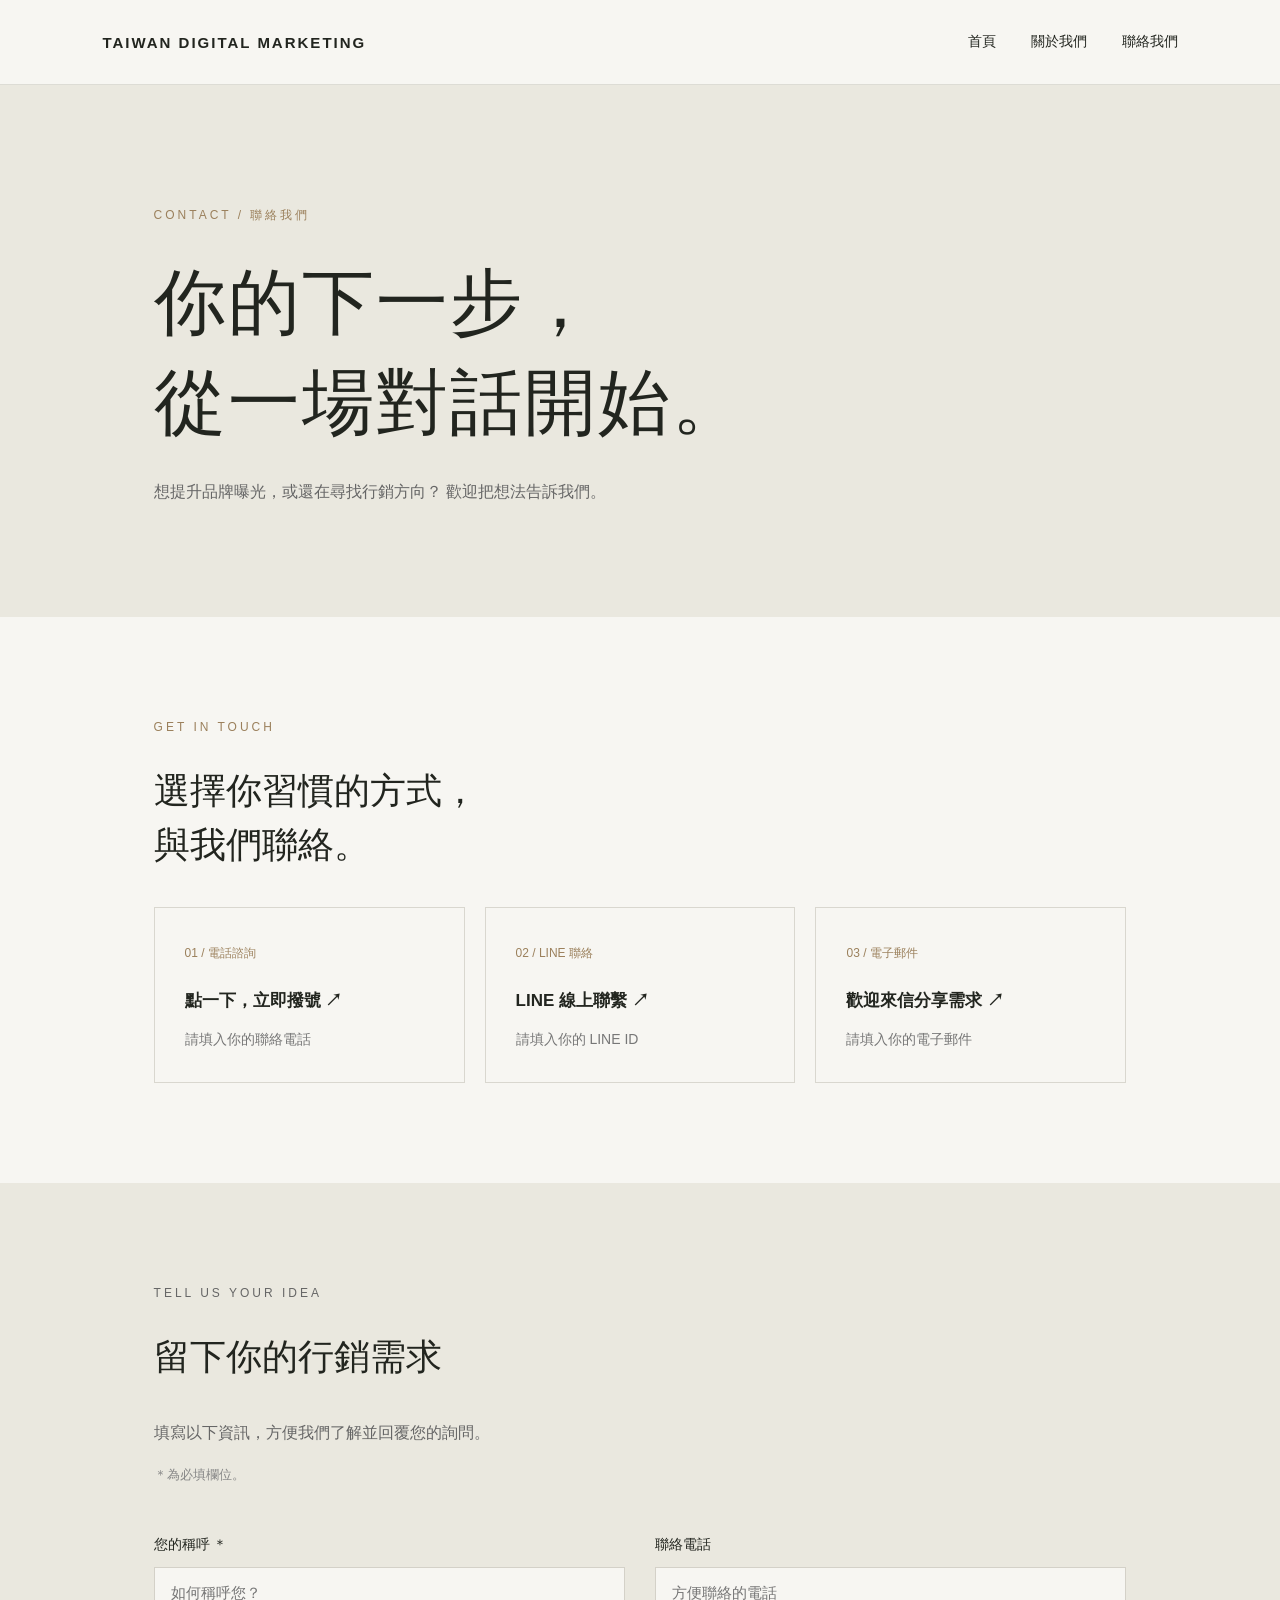
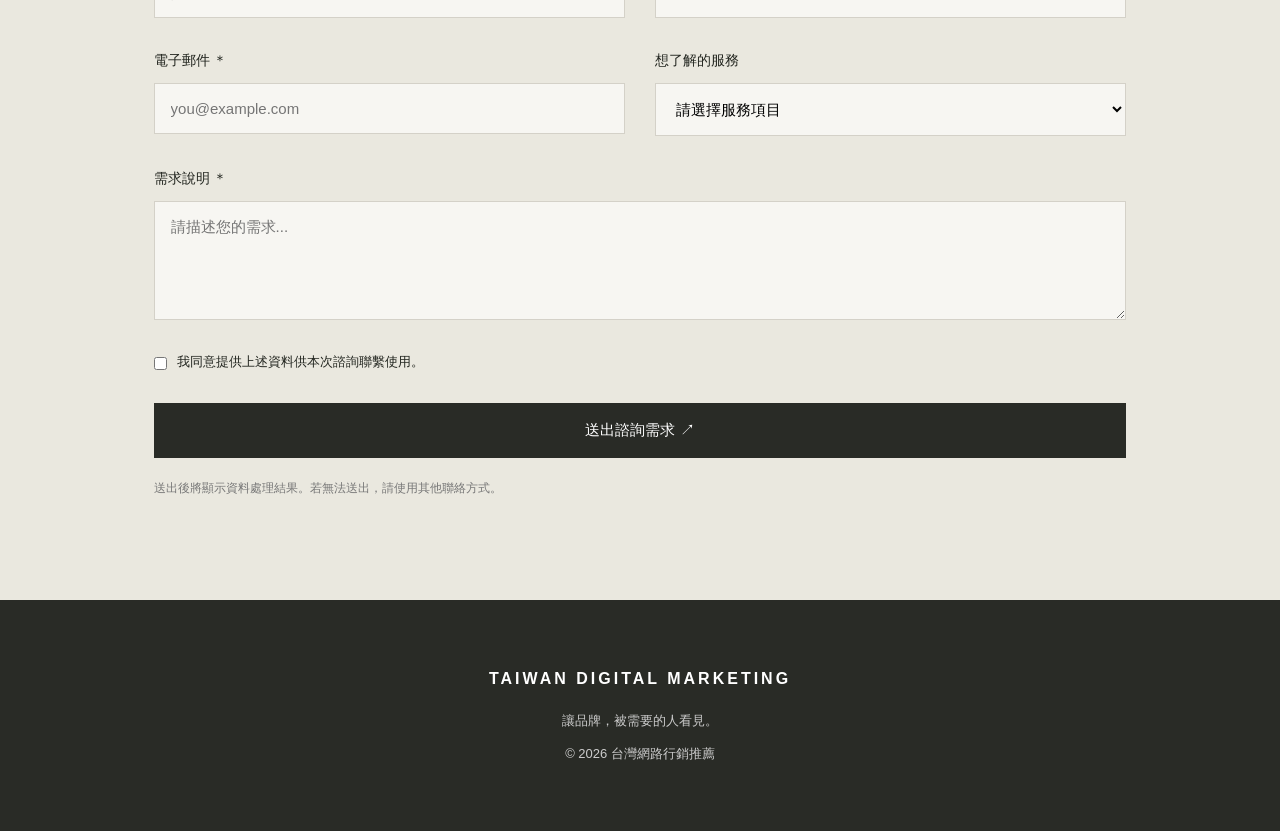
<file: index.html>
<!DOCTYPE html>
<html lang="zh-Hant">
<head>
    <meta charset="UTF-8">
    <meta name="viewport" content="width=device-width, initial-scale=1.0">
    <meta http-equiv="refresh" content="0; url=contact.html">
    <title>聯絡我們</title>
</head>
<body>
    <p>正在前往聯絡我們頁面...</p>
    <a href="contact.html">點此進入</a>
</body>
</html>
</file>
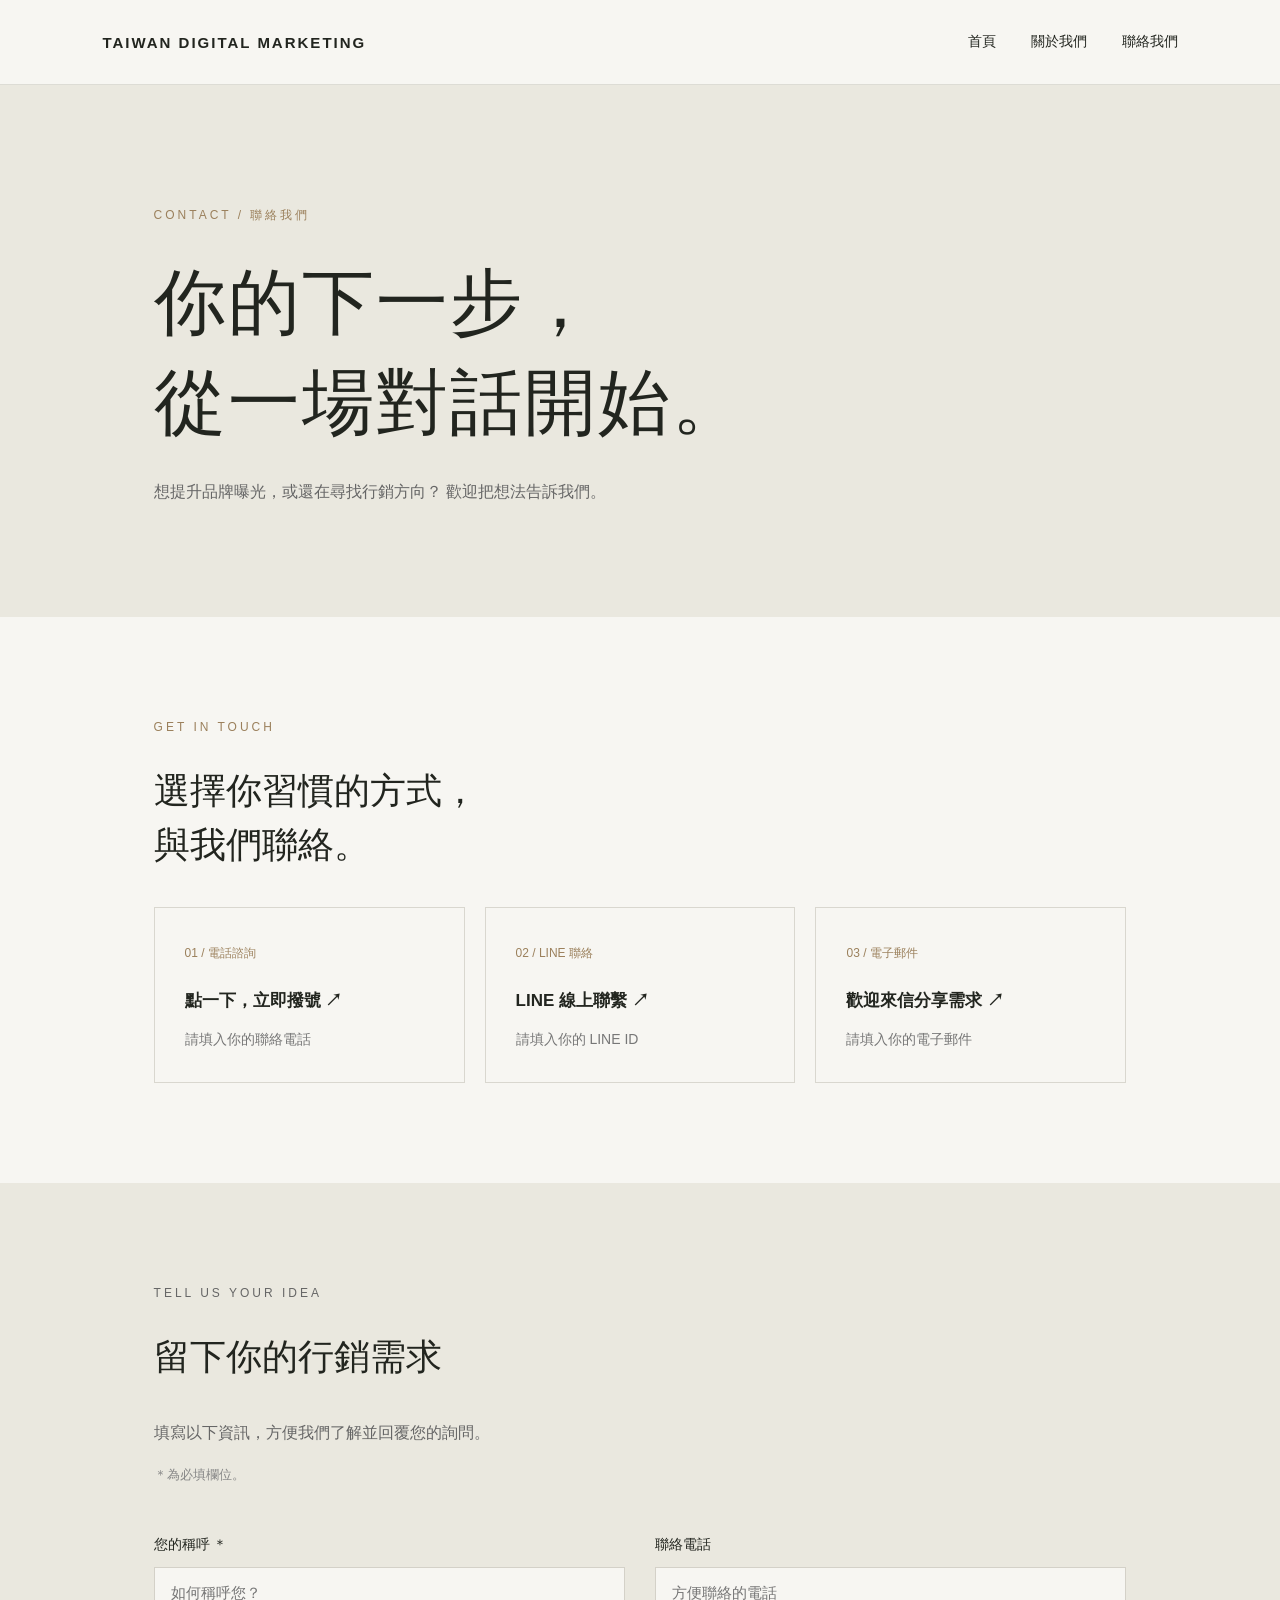
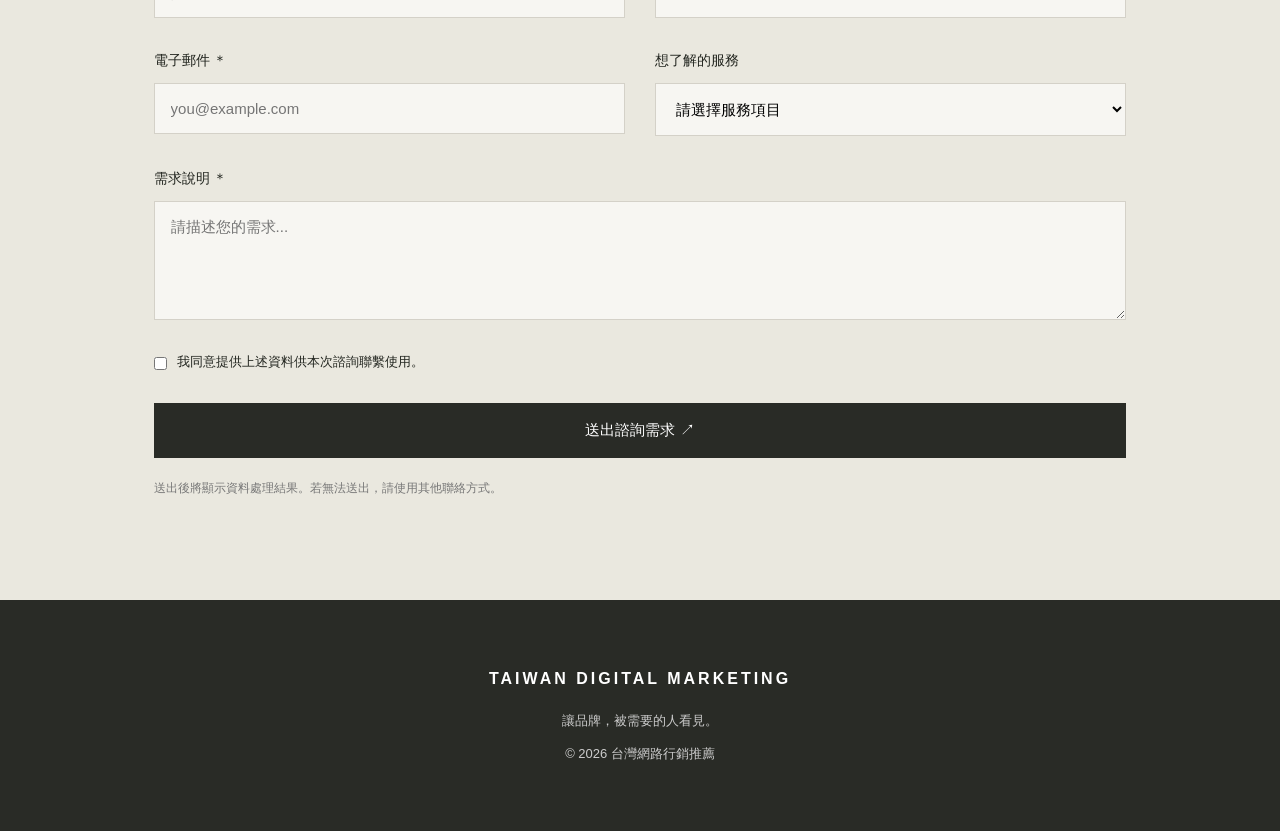
<file: contact.html>
<!DOCTYPE html>
<html lang="zh-Hant">
<head>
    <meta charset="UTF-8">
    <meta name="viewport" content="width=device-width, initial-scale=1.0">
    <title>聯絡我們｜台灣網路行銷推薦</title>
    <meta name="description" content="歡迎與我們聯絡，分享你的行銷需求。">
    <link rel="stylesheet" href="css/style.css">
</head>

<body>

<header class="header">
    <a href="index.html" class="logo">
        TAIWAN DIGITAL MARKETING
    </a>

    <nav>
        <a href="index.html">首頁</a>
        <a href="#about">關於我們</a>
        <a href="contact.html">聯絡我們</a>
    </nav>
</header>

<main>

<section class="hero">
    <p class="eyebrow">CONTACT / 聯絡我們</p>

    <h1>你的下一步，<br>從一場對話開始。</h1>

    <p class="intro">
        想提升品牌曝光，或還在尋找行銷方向？
        歡迎把想法告訴我們。
    </p>
</section>

<section class="contact-info">
    <p class="eyebrow">GET IN TOUCH</p>

    <h2>選擇你習慣的方式，<br>與我們聯絡。</h2>

    <div class="contact-grid">

        <a href="tel:請填入你的電話" class="contact-card">
            <span>01 / 電話諮詢</span>
            <h3>點一下，立即撥號 ↗</h3>
            <p>請填入你的聯絡電話</p>
        </a>

        <a href="#" class="contact-card">
            <span>02 / LINE 聯絡</span>
            <h3>LINE 線上聯繫 ↗</h3>
            <p>請填入你的 LINE ID</p>
        </a>

        <a href="mailto:請填入你的Email" class="contact-card">
            <span>03 / 電子郵件</span>
            <h3>歡迎來信分享需求 ↗</h3>
            <p>請填入你的電子郵件</p>
        </a>

    </div>
</section>

<section class="form-section">

    <div class="form-heading">
        <p class="eyebrow">TELL US YOUR IDEA</p>

        <h2>留下你的行銷需求</h2>

        <p>填寫以下資訊，方便我們了解並回覆您的詢問。</p>

        <small>＊為必填欄位。</small>
    </div>

    <form id="contactForm">

        <div class="honeypot" aria-hidden="true">
            <label>請勿填寫此欄</label>
            <input type="text" name="website" tabindex="-1" autocomplete="off">
        </div>

        <div class="form-grid">

            <div class="form-group">
                <label for="name">您的稱呼 ＊</label>
                <input
                    type="text"
                    id="name"
                    name="name"
                    placeholder="如何稱呼您？"
                    required>
            </div>

            <div class="form-group">
                <label for="phone">聯絡電話</label>
                <input
                    type="tel"
                    id="phone"
                    name="phone"
                    placeholder="方便聯絡的電話">
            </div>

            <div class="form-group">
                <label for="email">電子郵件 ＊</label>
                <input
                    type="email"
                    id="email"
                    name="email"
                    placeholder="you@example.com"
                    required>
            </div>

            <div class="form-group">
                <label for="service">想了解的服務</label>
                <select id="service" name="service">
                    <option value="">請選擇服務項目</option>
                    <option value="SEO 搜尋引擎優化">SEO 搜尋引擎優化</option>
                    <option value="社群行銷">社群行銷</option>
                    <option value="網站設計">網站設計</option>
                    <option value="品牌行銷">品牌行銷</option>
                    <option value="其他服務">其他服務</option>
                </select>
            </div>

            <div class="form-group full">
                <label for="message">需求說明 ＊</label>
                <textarea
                    id="message"
                    name="message"
                    rows="5"
                    placeholder="請描述您的需求..."
                    required></textarea>
            </div>

        </div>

        <label class="consent">
            <input
    type="checkbox"
    id="consent"
    name="consent"
    value="yes"
    required>
            <span>
                我同意提供上述資料供本次諮詢聯繫使用。
            </span>
        </label>

        <button type="submit" id="submitBtn">
            送出諮詢需求 ↗
        </button>

        <p id="formStatus" role="status"></p>

    </form>

    <p class="notice">
        送出後將顯示資料處理結果。若無法送出，請使用其他聯絡方式。
    </p>

</section>

</main>

<footer id="about">
    <div class="footer-logo">
        TAIWAN DIGITAL MARKETING
    </div>

    <p>讓品牌，被需要的人看見。</p>

    <p>© 2026 台灣網路行銷推薦</p>
</footer>

<script src="js/contact.js"></script>

</body>
</html>
</file>
<file: css/style.css>
* {
    margin: 0;
    padding: 0;
    box-sizing: border-box;
}

body {
    font-family: Arial, "Noto Sans TC", sans-serif;
    background: #f7f6f2;
    color: #22251f;
    line-height: 1.8;
}

a {
    color: inherit;
    text-decoration: none;
}

.header {
    height: 85px;
    padding: 0 8%;
    display: flex;
    align-items: center;
    justify-content: space-between;
    border-bottom: 1px solid #dddcd5;
}

.logo {
    font-size: 15px;
    font-weight: 700;
    letter-spacing: 2px;
}

nav {
    display: flex;
    gap: 35px;
    font-size: 14px;
}

nav a:hover {
    color: #9b805c;
}

.hero {
    padding: 120px 12% 110px;
    background: #eae8df;
}

.eyebrow {
    font-size: 12px;
    letter-spacing: 3px;
    color: #9b805c;
    margin-bottom: 25px;
}

.hero h1 {
    font-size: clamp(38px, 6vw, 72px);
    line-height: 1.4;
    font-weight: 500;
    letter-spacing: 2px;
}

.intro {
    margin-top: 25px;
    color: #666;
    font-size: 16px;
}

.contact-info {
    padding: 100px 12%;
}

.contact-info h2,
.form-heading h2 {
    font-size: 36px;
    font-weight: 500;
    line-height: 1.5;
    margin-bottom: 35px;
}

.contact-grid {
    display: grid;
    grid-template-columns: repeat(3, 1fr);
    gap: 20px;
}

.contact-card {
    padding: 30px;
    border: 1px solid #d9d7cf;
    transition: 0.3s;
}

.contact-card:hover {
    background: #eae8df;
    transform: translateY(-4px);
}

.contact-card span {
    font-size: 12px;
    color: #9b805c;
}

.contact-card h3 {
    font-size: 17px;
    margin: 20px 0 10px;
}

.contact-card p {
    font-size: 14px;
    color: #777;
}

.form-section {
    padding: 100px 12%;
    background: #eae8df;
}

.form-heading {
    margin-bottom: 45px;
}

.form-heading p {
    color: #666;
}

.form-heading small {
    display: block;
    margin-top: 15px;
    color: #888;
}

.form-grid {
    display: grid;
    grid-template-columns: 1fr 1fr;
    gap: 30px;
}

.form-group {
    display: flex;
    flex-direction: column;
    gap: 10px;
}

.form-group label {
    font-size: 14px;
}

.form-group input,
.form-group select,
.form-group textarea {
    width: 100%;
    padding: 16px;
    background: #f7f6f2;
    border: 1px solid #d4d1c8;
    font-size: 15px;
    font-family: inherit;
    outline: none;
}

.form-group input:focus,
.form-group select:focus,
.form-group textarea:focus {
    border-color: #9b805c;
}

.form-group textarea {
    resize: vertical;
}

.full {
    grid-column: 1 / -1;
}

.consent {
    display: flex;
    align-items: flex-start;
    gap: 10px;
    margin: 30px 0;
    font-size: 13px;
}

.consent input {
    margin-top: 7px;
}

#submitBtn {
    width: 100%;
    padding: 18px;
    border: none;
    background: #292b26;
    color: white;
    font-size: 15px;
    cursor: pointer;
    transition: 0.3s;
}

#submitBtn:hover {
    background: #9b805c;
}

#formStatus {
    margin-top: 15px;
    font-size: 14px;
}

.notice {
    margin-top: 20px;
    font-size: 12px;
    color: #777;
}

.honeypot {
    position: absolute;
    left: -9999px;
}

footer {
    padding: 65px 12%;
    background: #292b26;
    color: white;
    text-align: center;
}

.footer-logo {
    letter-spacing: 3px;
    font-weight: bold;
    margin-bottom: 15px;
}

footer p {
    font-size: 13px;
    color: #ccc;
    margin-top: 10px;
}

@media (max-width: 768px) {
    .header {
        height: auto;
        padding: 20px 6%;
        flex-direction: column;
        gap: 15px;
    }

    nav {
        gap: 20px;
    }

    .hero,
    .contact-info,
    .form-section {
        padding: 65px 7%;
    }

    .contact-grid {
        grid-template-columns: 1fr;
    }

    .form-grid {
        grid-template-columns: 1fr;
    }

    .full {
        grid-column: auto;
    }

    .contact-info h2,
    .form-heading h2 {
        font-size: 28px;
    }
}
</file>
